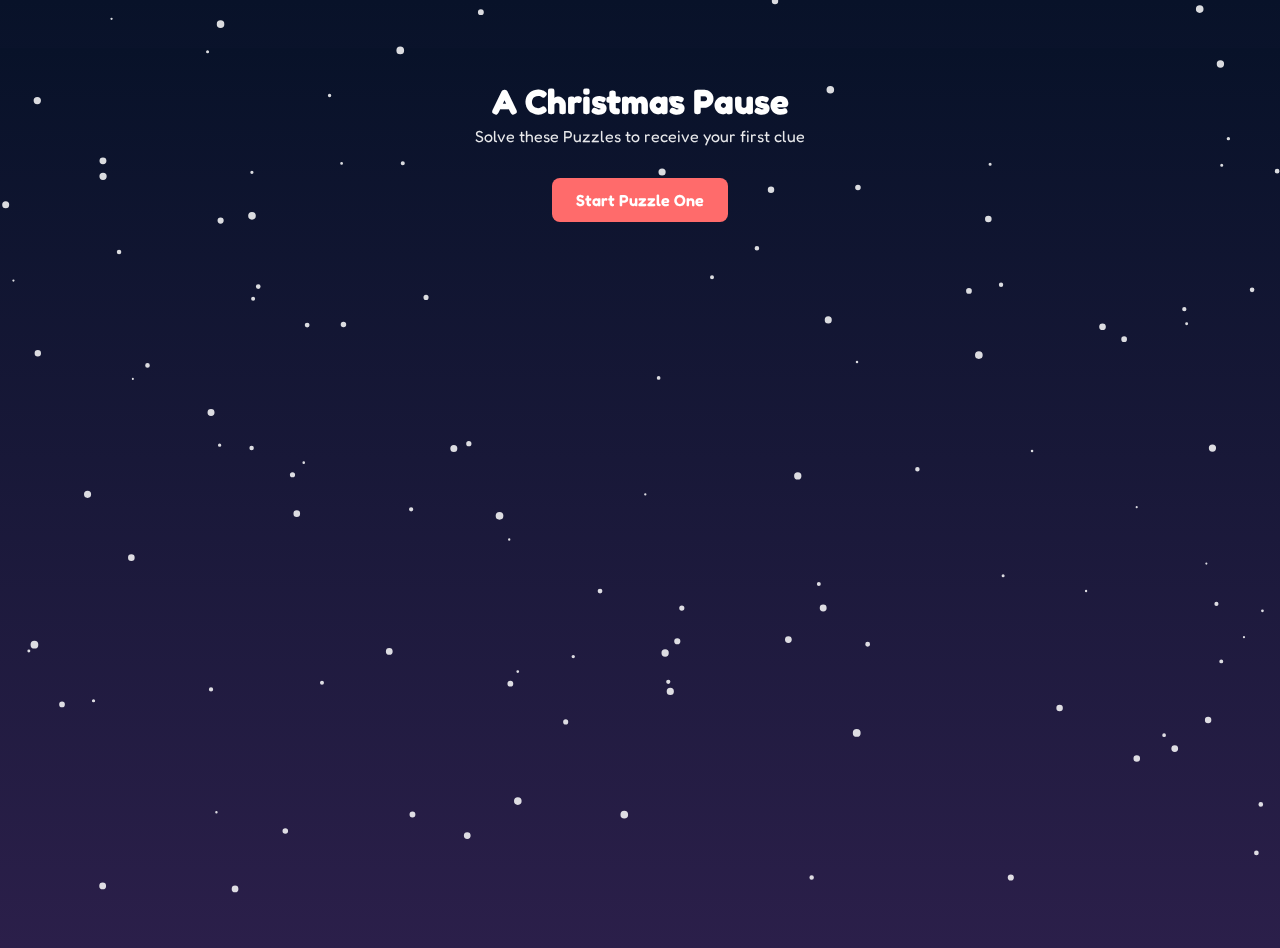
<file: index.html>
<!doctype html>
<html lang="en">
<head>
  <meta charset="utf-8" />
  <meta name="viewport" content="width=device-width,initial-scale=1" />
  <title>A Christmas Pause — Puzzle</title>
  <link rel="stylesheet" href="styles.css">
</head>
<body>
      <div class="container">
        <h1>A Christmas Pause</h1>
        <p class="subtitle">Solve these Puzzles to receive your first clue</p>
        <p><a href="puzzle1.html" class="small-link">Start Puzzle One</a></p>
      </div>

  <canvas id="snow"></canvas>

  <script src="snow.js"></script>
</body>
</html>
</file>
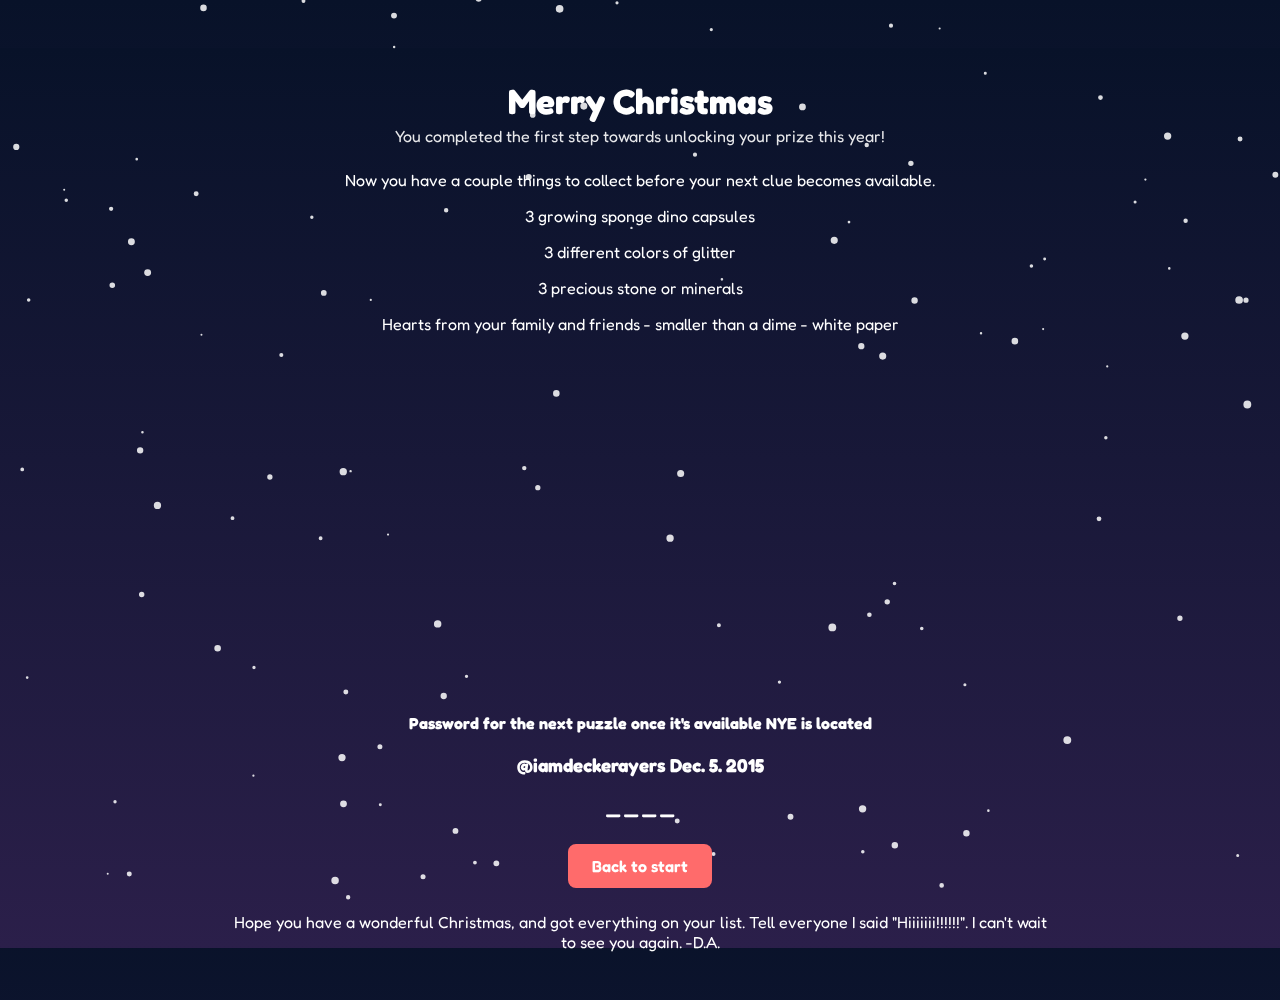
<file: final.html>
<!doctype html>
<html lang="en">
<head>
  <meta charset="utf-8" />
  <meta name="viewport" content="width=device-width,initial-scale=1" />
  <title>Merry Christmas!</title>
  <link rel="stylesheet" href="styles.css">
</head>
<body>
  <div class="container">
    <h1>Merry Christmas</h1>
    <p class="subtitle">You completed the first step towards unlocking your prize this year!</p>
    <p>Now you have a couple things to collect before your next clue becomes available.</p>

      <p>3 growing sponge dino capsules</p>
      <p>3 different colors of glitter</p>
      <p>3 precious stone or minerals</p>
      <p>Hearts from your family and friends - smaller than a dime - white paper</p>

    <div style="display: flex; justify-content: center; margin: 2rem 0;">
      <iframe width="560" height="315" src="https://www.youtube.com/embed/XSXEaikz0Bc" title="YouTube video player" frameborder="0" allow="accelerometer; autoplay; clipboard-write; encrypted-media; gyroscope; picture-in-picture; web-share" referrerpolicy="strict-origin-when-cross-origin" allowfullscreen></iframe>
    </div>

      <h4>Password for the next puzzle once it's available NYE is located</h4>
      <h3>@iamdeckerayers Dec. 5. 2015</h3>
      <h3>_ _ _ _</h3>
    
    <p><a href="index.html">Back to start</a></p>

    <p>Hope you have a wonderful Christmas, and got everything on your list. Tell everyone I said "Hiiiiiii!!!!!!". I can't wait to see you again. -D.A.</p>
  </div>
  <canvas id="snow"></canvas>
  <script src="snow.js"></script>
</body>
</html>
</file>
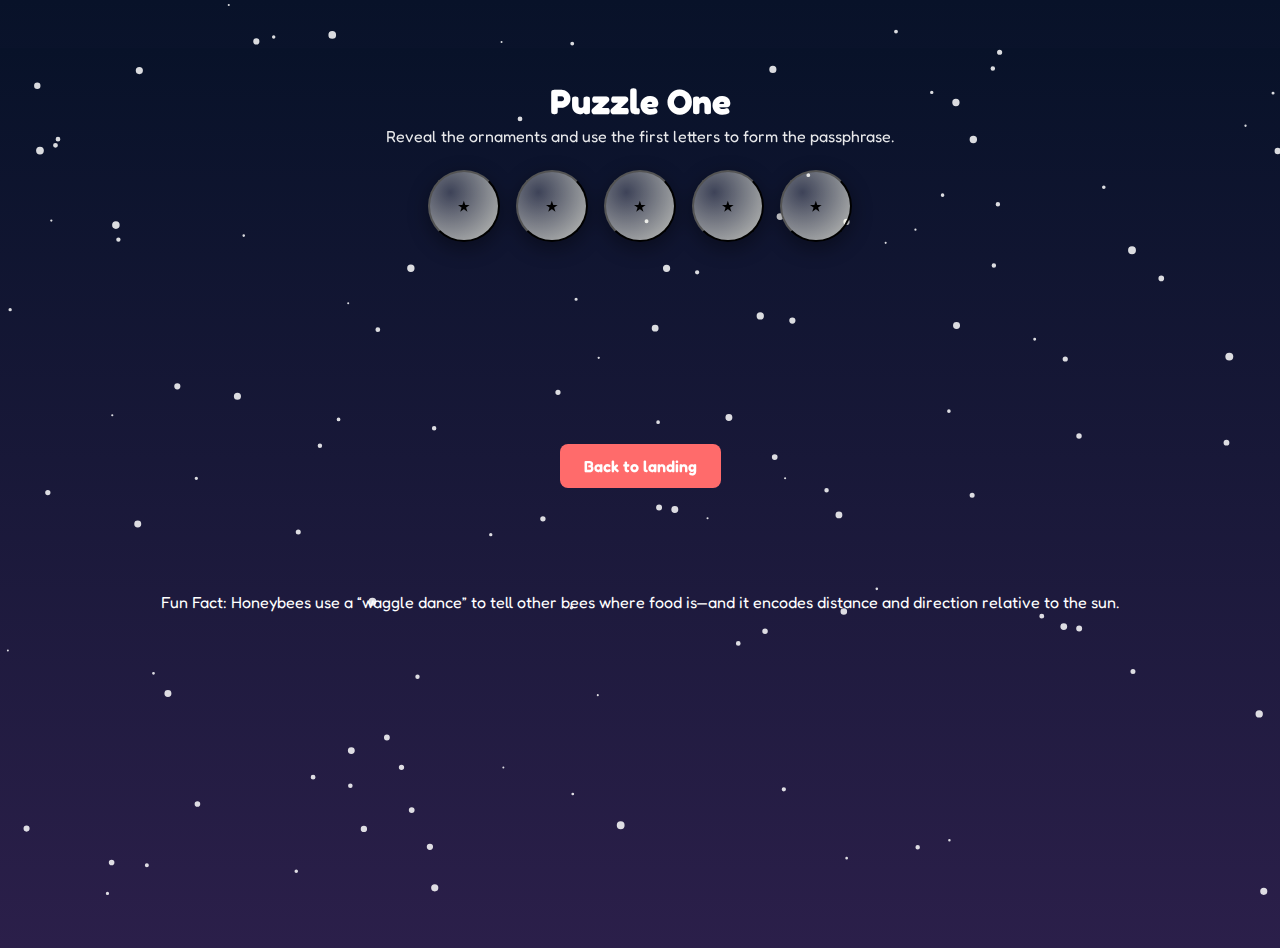
<file: puzzle1.html>
<!doctype html>
<html lang="en">
<head>
  <meta charset="utf-8" />
  <meta name="viewport" content="width=device-width,initial-scale=1" />
  <title>Puzzle 1</title>
  <link rel="stylesheet" href="styles.css">
</head>
<body>
  <div class="container">
    <h1>Puzzle One</h1>
    <p class="subtitle">Reveal the ornaments and use the first letters to form the passphrase.</p>

    <div id="tree-area">
      <div id="ornaments" aria-hidden="false"></div>
      <div id="lines"></div>
    </div>

    <div id="puzzle" class="hidden">
      <p class="hint">Hint: Use the first letters of each revealed line to form the passphrase.</p>
      <input id="answer" placeholder="Type the passphrase" autocomplete="off">
      <button id="submit">Submit</button>
      <p id="feedback" role="status"></p>
    </div>

    <p><a href="index.html">Back to landing</a></p>
  </div>
  <div style="text-align: center;">
    <p>Fun Fact: Honeybees use a “waggle dance” to tell other bees where food is—and it encodes distance and direction relative to the sun.</p>
  </div>

  <canvas id="snow"></canvas>

  <script>
    // Poem lines for puzzle 1 (New Year's themed)
    const LINES = [
      "Before the room fills with noise, there’s a pause.",
      "Every ending carries something forward.",
      "Glasses don’t rise for the past.",
      "In the moment between seconds, everything resets.",
      "Nothing changes — until it does."
    ];

    const ornamentsEl = document.getElementById('ornaments');
    const linesEl = document.getElementById('lines');
    const puzzleEl = document.getElementById('puzzle');
    const submitBtn = document.getElementById('submit');
    const answerInput = document.getElementById('answer');
    const feedback = document.getElementById('feedback');

    let revealed = Array(LINES.length).fill(false);

    function makeOrnaments() {
      LINES.forEach((_, i) => {
        const b = document.createElement('button');
        b.className = 'orn';
        b.textContent = '★';
        b.title = `Reveal line ${i+1}`;
        b.addEventListener('click', () => reveal(i, b));
        ornamentsEl.appendChild(b);

        const p = document.createElement('div');
        p.className = 'line';
        p.id = `line-${i}`;
        p.textContent = '';
        linesEl.appendChild(p);
      });
    }

    function reveal(i, btn) {
      if (revealed[i]) return;
      revealed[i] = true;
      btn.style.transform = 'scale(.98)';
      const p = document.getElementById(`line-${i}`);
      p.textContent = LINES[i];
      setTimeout(()=>p.classList.add('visible'),10);

      if (revealed.every(Boolean)) {
        setTimeout(()=>puzzleEl.classList.remove('hidden'), 400);
      }
    }

    submitBtn.addEventListener('click', checkAnswer);
    answerInput.addEventListener('keydown', (e)=>{ if(e.key==='Enter') checkAnswer(); });

    function checkAnswer(){
      const val = answerInput.value.trim().toUpperCase();
      const pass = LINES.map(l=>l.trim()[0]).join('').toUpperCase(); // BEGIN
      if(!val){ feedback.textContent = 'Try typing the passphrase.'; return; }
      if(val === pass){
        feedback.textContent = '';
        puzzleEl.classList.add('hidden');
        celebrate();
        setTimeout(()=>{ window.location.href = 'puzzle2.html'; }, 900);
      } else {
        feedback.textContent = 'Not quite — check the first letters.';
      }
    }

    function celebrate(){
      document.querySelectorAll('.orn').forEach((o, idx)=>{
        setTimeout(()=>{ o.style.transform='scale(1.15)'; o.style.background='linear-gradient(45deg,#fffb,#ffe1)'; }, idx*120);
      });
    }

    makeOrnaments();
  </script>

  <script src="snow.js"></script>
</body>
</html>
</file>
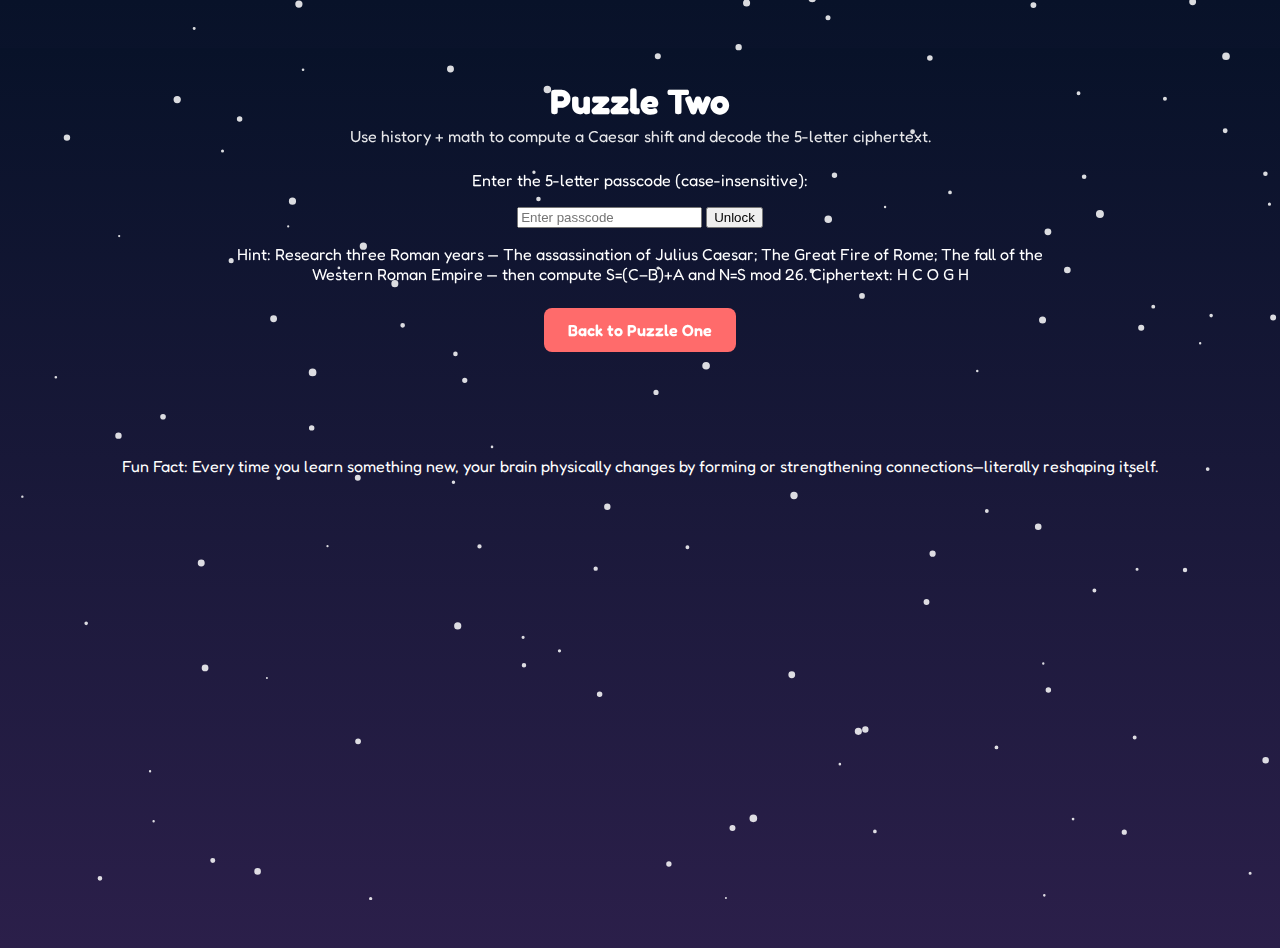
<file: puzzle2.html>
<!doctype html>
<html lang="en">
<head>
  <meta charset="utf-8" />
  <meta name="viewport" content="width=device-width,initial-scale=1" />
  <title>Puzzle 2</title>
  <link rel="stylesheet" href="styles.css">
</head>
<body>
  <div class="container">
    <h1>Puzzle Two</h1>
    <p class="subtitle">Use history + math to compute a Caesar shift and decode the 5-letter ciphertext.</p>

    <section id="lock-ui">
      <p>Enter the 5-letter passcode (case-insensitive):</p>
      <input id="pass" maxlength="10" placeholder="Enter passcode" autocomplete="off">
      <button id="go">Unlock</button>
      <p id="msg" role="status"></p>
    </section>

    <p class="hint">Hint: Research three Roman years — The assassination of Julius Caesar; The Great Fire of Rome; The fall of the Western Roman Empire — then compute S=(C−B)+A and N=S mod 26. Ciphertext: H C O G H</p>

    <p><a href="puzzle1.html">Back to Puzzle One</a></p>
  </div>
  <div style="text-align: center;">
    <p>Fun Fact: Every time you learn something new, your brain physically changes by forming or strengthening connections—literally reshaping itself.</p>
  </div>

  <canvas id="snow"></canvas>
  <script>
    (function(){
      const PASS = 'TOAST'; // correct passcode
      const el = document.getElementById('pass');
      const msg = document.getElementById('msg');
      const btn = document.getElementById('go');

      function normalize(s){ return (s||'').trim().toUpperCase(); }

      function showSuccess(){
        msg.textContent = 'Unlocked — opening next puzzle...';
        msg.style.color = '#8ef58e';
        setTimeout(()=>{ window.location.href = 'puzzle3.html'; }, 900);
      }

      function check(){
        const val = normalize(el.value);
        if(!val){ msg.textContent = 'Please enter the passcode.'; msg.style.color=''; return; }
        if(val === PASS){ showSuccess(); }
        else { msg.textContent = 'Incorrect — try again.'; msg.style.color = '#ffd0d0'; }
      }

      btn.addEventListener('click', check);
      el.addEventListener('keydown', (e)=>{ if(e.key === 'Enter') check(); });
    })();
  </script>

  <script src="snow.js"></script>
</body>
</html>
</file>
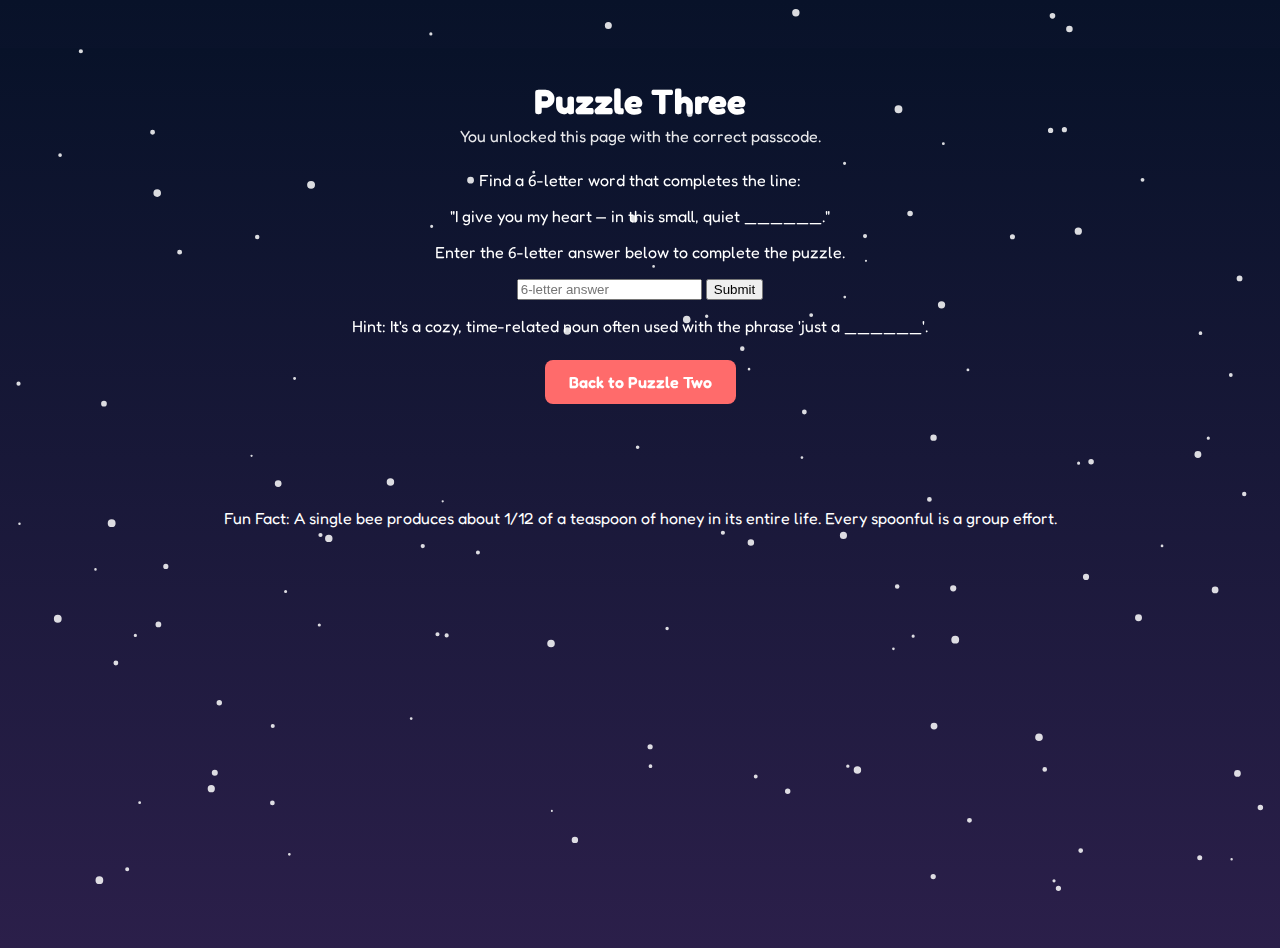
<file: puzzle3.html>
<!doctype html>
<html lang="en">
<head>
  <meta charset="utf-8" />
  <meta name="viewport" content="width=device-width,initial-scale=1" />
  <title>Puzzle 3</title>
  <link rel="stylesheet" href="styles.css">
</head>
<body>
  <div class="container">
    <h1>Puzzle Three</h1>
    <p class="subtitle">You unlocked this page with the correct passcode.</p>

    <p>Find a 6-letter word that completes the line:</p>
    <blockquote>"I give you my heart — in this small, quiet ______."</blockquote>

    <p>Enter the 6-letter answer below to complete the puzzle.</p>

    <input id="a2" maxlength="12" placeholder="6-letter answer" autocomplete="off">
    <button id="check2">Submit</button>
    <p id="res"></p>

    <p class="hint">Hint: It's a cozy, time-related noun often used with the phrase 'just a ______'.</p>

    <p><a href="puzzle2.html">Back to Puzzle Two</a></p>
  </div>

  <div style="text-align: center;">
    <p>Fun Fact: A single bee produces about 1/12 of a teaspoon of honey in its entire life. Every spoonful is a group effort.</p>
  </div>
    <canvas id="snow"></canvas>

    <script>
    (function(){
      const ANSWERS = ['MOMENT'];
      const inp = document.getElementById('a2');
      const res = document.getElementById('res');
      const b = document.getElementById('check2');
      function norm(s){return (s||'').trim().toUpperCase();}
      b.addEventListener('click', ()=>{
        const v = norm(inp.value);
        if(!v){ res.textContent='Please enter an answer.'; return; }
        if(ANSWERS.includes(v)){
          res.textContent = 'Correct!'; res.style.color = '#8ef58e';
          setTimeout(()=>{ window.location.href = 'final.html'; }, 900);
        } else { res.textContent = 'Not quite — try a poetic 6-letter word.'; res.style.color='#ffd0d0'; }
      });
      inp.addEventListener('keydown',(e)=>{ if(e.key==='Enter') b.click(); });
    })();
  </script>

  <script src="snow.js"></script>
</body>
</html>
</file>
<file: styles.css>
@import url('https://fonts.googleapis.com/css2?family=Fredoka:wght@400;600;700&display=swap');
:root{
  --bg1:#081229; --bg2:#2b1f4a; --accent:#ff6b6b;
}
*{box-sizing:border-box}
html,body{height:100%;margin:0;font-family:'Fredoka',system-ui,Arial;background:linear-gradient(180deg,var(--bg1),var(--bg2));color:#fff}
.container{max-width:880px;margin:3rem auto;padding:2rem;text-align:center}
h1{margin:0 0 .25rem;font-size:2.2rem}
.subtitle{opacity:.9;margin:0 0 1.5rem}
#tree-area{display:flex;flex-direction:column;align-items:center;gap:1rem;margin-bottom:1rem}
#ornaments{display:flex;gap:1rem;flex-wrap:wrap;justify-content:center}
.orn{width:72px;height:72px;border-radius:50%;background:radial-gradient(circle at 30% 30%,#fff3, #ffeb);display:flex;align-items:center;justify-content:center;font-weight:700;cursor:pointer;box-shadow:0 6px 20px rgba(0,0,0,.4);transition:transform .18s}
.orn:hover{transform:translateY(-6px)}
#lines{max-width:680px;text-align:left;margin-top:6px}
.line{background:linear-gradient(90deg,rgba(255,255,255,.03),transparent);padding:12px;border-radius:8px;margin:6px 0;opacity:0;transform:translateY(6px);transition:all .35s}
.line.visible{opacity:1;transform:none}
.hidden{display:none}
#puzzle{margin-top:1rem}
#answer{padding:10px 12px;border-radius:6px;border:1px solid rgba(255,255,255,.12);background:transparent;color:inherit;margin-right:8px}
#submit{padding:10px 12px;border-radius:6px;border:none;background:var(--accent);color:#fff;cursor:pointer}
a{display:inline-block;padding:12px 24px;margin:8px;border-radius:8px;background:var(--accent);color:#fff;text-decoration:none;font-weight:600;transition:all .3s;cursor:pointer}
a:hover{transform:translateY(-3px);box-shadow:0 6px 20px rgba(255,107,107,.4);background:#ff5555}
#feedback{margin-top:.6rem;min-height:1.2rem}
#success{margin-top:1rem;animation:pop .6s ease}
@keyframes pop{from{transform:scale(.95);opacity:0}to{transform:none;opacity:1}}
/* canvas covers entire screen */
#snow{position:fixed;left:0;top:0;pointer-events:none;width:100%;height:100%;z-index:0}

/* ensure content stays above canvas */
.container{position:relative;z-index:2}

/* small responsive tweaks */
@media (max-width:520px){.orn{width:56px;height:56px}}

/* attach overlay styles */
#attach-overlay{position:fixed;right:18px;bottom:18px;width:420px;height:300px;background:linear-gradient(180deg,rgba(255,255,255,.03),rgba(255,255,255,.02));box-shadow:0 20px 40px rgba(0,0,0,.5);border-radius:10px;overflow:hidden;z-index:999;display:flex;flex-direction:column}
#attach-bar{background:rgba(0,0,0,.25);padding:8px 10px;display:flex;align-items:center;justify-content:space-between;cursor:move}
#attach-bar #attach-title{font-size:0.95rem}
#attach-bar button{background:transparent;border:none;color:#fff;font-size:1.05rem;cursor:pointer}
#attach-frame{flex:1;border:none;width:100%;height:100%;background:#fff}
.attach-controls{margin-top:10px;display:flex;gap:8px;justify-content:center}
#attachBtn,#openBtn{padding:8px 12px;border-radius:6px;border:none;background:#4caf50;color:#fff;cursor:pointer}
#openBtn{background:#1976d2}
.hidden{display:none}
</file>
